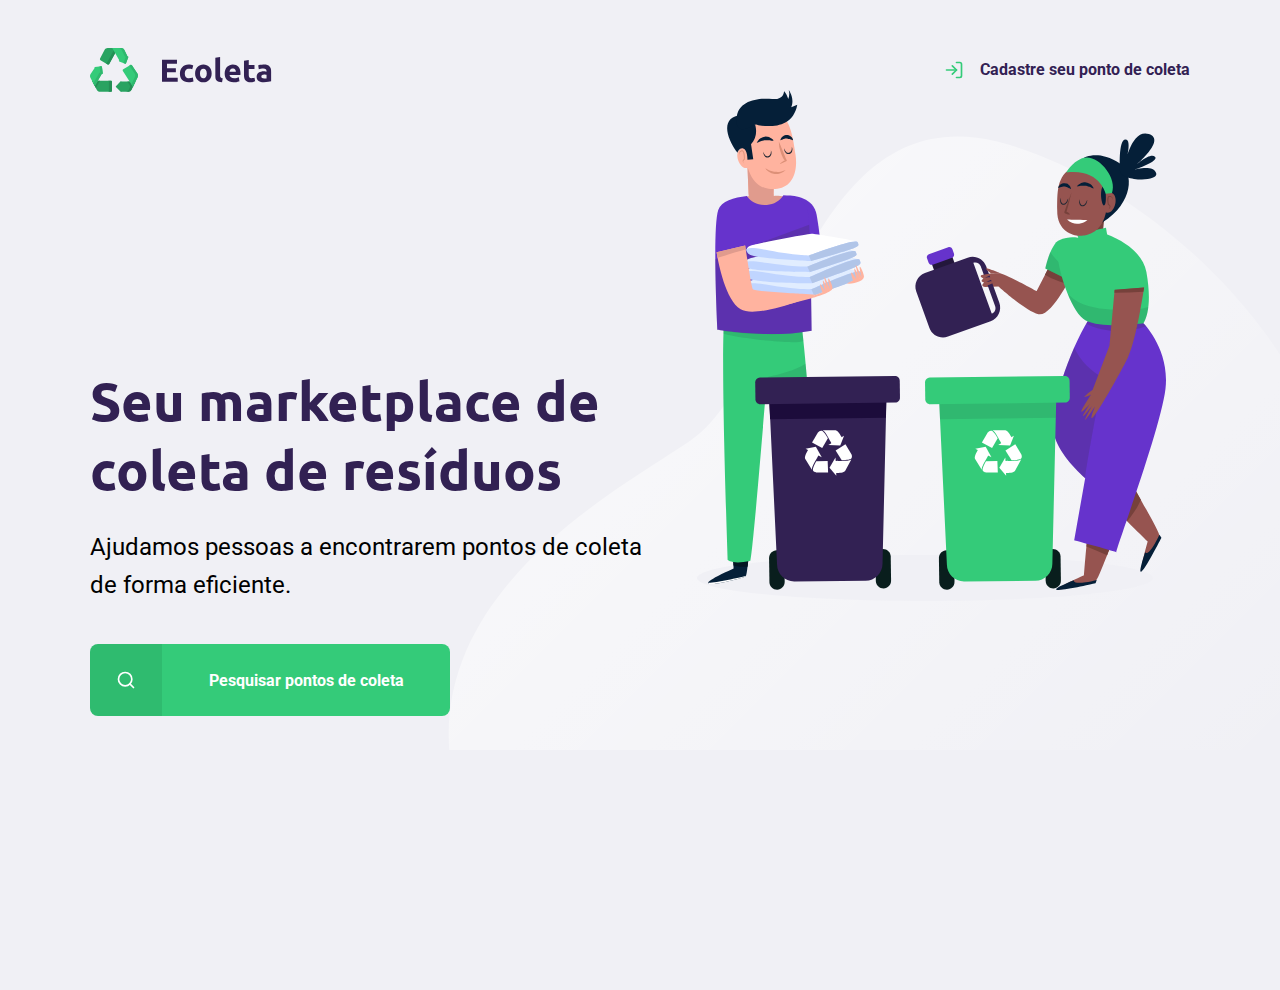
<file: index.html>
<!DOCTYPE html>
<html lang="pt_br">
<head>
    <meta charset="UTF-8">
    <meta name="viewport" content="width=device-width, initial-scale=1.0">
    <link href="https://fonts.googleapis.com/css2?family=Roboto:wght@300;700&family=Ubuntu:wght@700display=swap" rel="stylesheet">
    
    <link rel="stylesheet" href="/styles/main.css">
    <link rel="stylesheet" href="/styles/home.css">
    <link rel="stylesheet" href="/styles/modal.css">
    <link rel="stylesheet" href="/styles/responsive.css">
    
    <title>Ecoleta</title>
</head>
<body>
    <div id="page-home">
        <div class="content">            
            
            <header>
    
            <img src="/assets/logo.svg" alt="logomarca">

                <a href="/createpoint.html">
                    <span></span>
                    Cadastre seu ponto de coleta</a>
            </header>

            <main>
                <h1>Seu marketplace de coleta de resíduos</h1>
                <p>Ajudamos pessoas a encontrarem pontos de coleta  de forma eficiente.</p>
        
                <a href="#"><span></span> <strong>Pesquisar pontos de coleta</strong></a>
                
            
            </main>
            
            
    
            
    
        </div>
    </div>

    <div id="modal" class="hide">
        <div class="content">
            <div class="header">
                <h1>Pontos de Coleta</h1>
                <a href="#">Fechar</a>
            </div>
            <form action="/search.html">
                <label for="search">Cidade </label>
                <div class="search field">
                    <input type="text" name="search" placeholder="Pesquise por cidade">
                    <button><img src="assets/search.svg" alt="Buscar"></button>
                </div>
            </form>
        </div>
    </div>
    <script src="/scripts/index.js"></script>
</body>
</html>
</file>
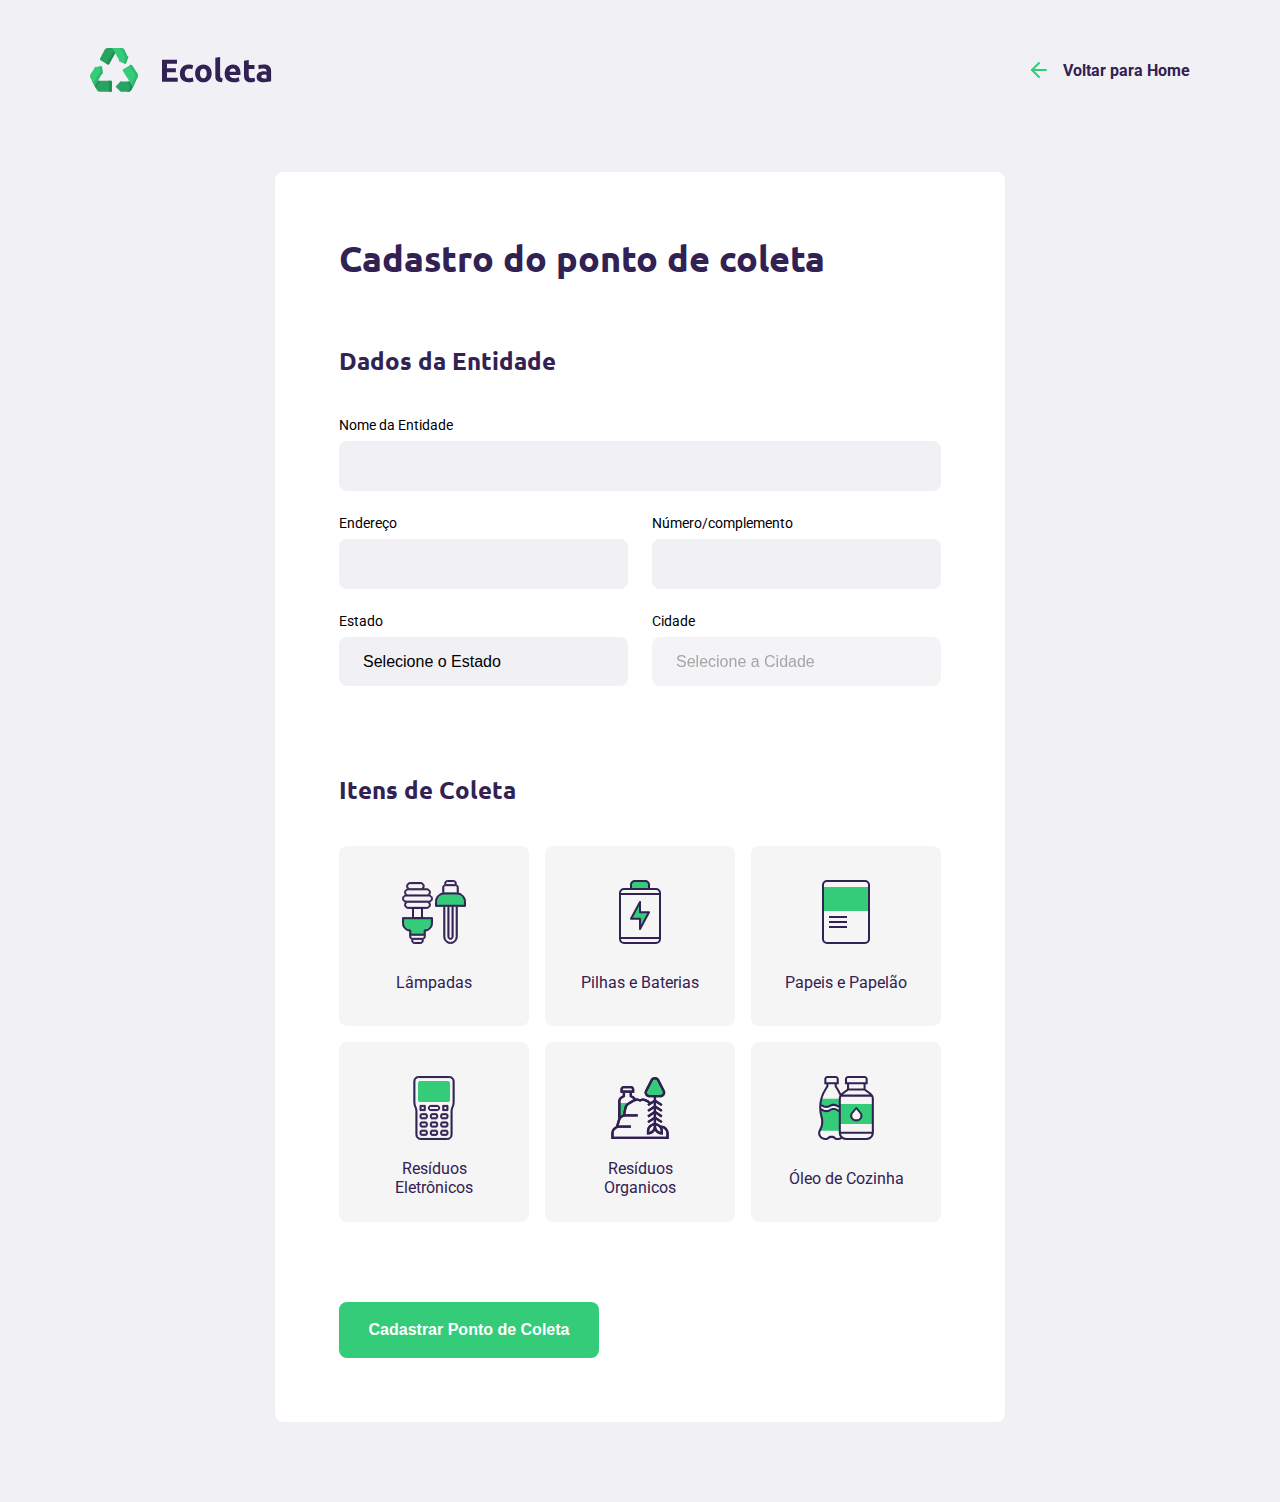
<file: createpoint.html>
<!DOCTYPE html>
<html lang="pt_br">
<head>
    <meta charset="UTF-8">
    <meta name="viewport" content="width=device-width, initial-scale=1.0">
    <link href="https://fonts.googleapis.com/css2?family=Roboto:wght@300;700&family=Ubuntu:wght@700display=swap" rel="stylesheet">
    
    <link rel="stylesheet" href="/styles/main.css">
    <link rel="stylesheet" href="/styles/createpoint.css">
    <link rel="stylesheet" href="/styles/responsive.css">
    
    <title>Criar um ponto de coleta</title>
</head>
<body>
    <div id="page-createpoint">
                              
            <header>
    
            <img src="/assets/logo.svg" alt="logomarca">

                <a href="/">
                    <span></span>
                    Voltar para Home</a>
            </header>
            <form action="">
                <h1>Cadastro do ponto de coleta</h1>
                <fieldset>
                    <legend>
                        <h2>Dados da Entidade</h2>
                    </legend>
                    <div class="field">
                        <label for="name">Nome da Entidade</label>
                        <input type="text" name="name" required>
                    </div>

                    <div class="field-group">
                        <div class="field">
                            <label for="address">Endereço</label>
                            <input type="text" name="address" required>
                        </div>
                        <div class="field">
                            <label for="address">Número/complemento</label>
                            <input type="text" name="address2" required>
                        </div>
                    </div>

                    <div class="field-group">
                        
                        <div class="field">
                            <label for="state">Estado</label>
                            <select name="uf">
                                <option value="">Selecione o Estado</option>
                                
                            </select>
                            <input type="hidden" name="state" required>
                            
                        </div>
                        
                        <div class="field">
                            <label for="city">Cidade</label>
                            <select name="city" disabled>
                                <option value="">Selecione a Cidade</option>
                            </select>
                             
                        </div>
                    </div>

                </fieldset>
                    
                <fieldset>
                    <legend>
                        <h2>Itens de Coleta</h2>
                        <div class="itens-grid">
                            <li data-id="1 " >
                                <img src="assets/lampadas.svg" alt="Lâmpadas"><span>Lâmpadas</span>
                            </li>
                            <li data-id="2 ">
                                <img src="assets/baterias.svg" alt="Pilhas e Baterias"><span>Pilhas e Baterias</span>
                            </li>
                            <li data-id="3 ">
                                <img src="assets/papeis-papelao.svg" alt="Papeis e Papelão"><span>Papeis e Papelão</span>
                            </li>
                            <li data-id="4 ">
                                <img src="assets/eletronicos.svg" alt="Resíduos Eletrônicos"><span>Resíduos Eletrônicos</span>
                            </li>
                            <li data-id="5 ">
                                <img src="assets/organicos.svg" alt="Resíduos Organicos"><span>Resíduos Organicos</span>
                            </li>
                            <li data-id="6 ">
                                <img src="assets/oleo.svg" alt="Óleo de Cozinha"><span>Óleo de Cozinha</span>
                            </li>
                            
                        </div>
                    </legend>
                    <input type="hidden" name="items"> 

                </fieldset>

                <button type="submit">Cadastrar Ponto de Coleta </button>

            </form>

    </div>
<script src="scripts/create-point.js"></script>

</body>
</html>
</file>
<file: styles/main.css>
:root{
    --title-color: #322153;
    --primary-color: #34cb79;
}

*{
    margin: 0;
    padding: 0;
    box-sizing: border-box;
}

html{
    font-family: Roboto, sans-serif;
}
body{
    background-color: #f0f0f5;
    -webkit-font-smoothing: antialiased;
}
a{
    text-decoration: none;
}

h1,h2, h3, h4, h5, h6{
    color: var(--title-color);
    font-family: 'Ubuntu', sans-serif;
}
</file>
<file: styles/home.css>
#page-home{
    height: 110vh;
    background: url('../assets/home-background.svg') no-repeat;
    background-position: 35vw 90px;
}


#page-home .content{
    width: 90%;
    max-width: 1100px;
    margin: 0 auto;
    height: 100%;
    display: flex;
    flex-direction: column;
}

#page-home header{
    margin-top: 48px;
    display: flex;
    align-items: center;
    justify-content: space-between;

}

#page-home header a{
    display: flex;
    color: var(--title-color);
    font-weight: 700;
    
}

#page-home header a span{
    margin-right: 16px;
    display: flex;
    background-image: url(../assets/log-in.svg);
    width: 20px;
    height: 20px;

}
#page-home main{
    max-width: 560px;
    flex: 1;
    display: flex;
    flex-direction: column;
    justify-content: center;
}

#page-home main h1{
    font-size: 54px;   
}

#page-home main p{
    font-size: 24px;
    line-height: 38px;
    margin-top: 24px;
}

#page-home main a{
    width: 100%;
    max-width: 360px;
    height: 72px;

    border-radius: 8px;

    display: flex;
    align-items: center;
    margin-top: 40px;
    background: var(--primary-color);
    transition: 400ms;
    
    color: white;

}

#page-home main a:hover{
    background-color: #2fb86e;
    
} 

#page-home main a span{
    width: 72px;
    height: 72px;
    background-color: rgba(0, 0, 0, 0.08);
    border-top-left-radius: 8px;
    border-bottom-left-radius: 8px;
    display: flex;
    align-items: center;
    justify-content: center;
}

#page-home main a span::after{
    content:"";
    background-image: url(../assets/search.svg);
    width: 20px;
    height: 20px;

}

#page-home main a strong{
    flex: 1;
    text-align: center;
}
</file>
<file: styles/modal.css>
#modal{
    
    background-color: #0e0a14ef;
    height: 100vh;
    width: 100vw;
    position: fixed;
    top: 0;
    display: flex;
    justify-content: center;
    align-items: center;
    transition: 400ms;
} 

#modal.hide{
    display: none;
}
 
#modal .content{

    color: white;
    width: 420px; 
    

}

#modal .header{
    display: flex;
    align-items: center;
    justify-content: space-between;
    margin-bottom: 48px;
}

#modal .header a{
    background-image: url("../assets/x.svg");
    width: 20px;
    height: 20px;
    display: flex ;
    font-size: 0.01px;
}

#modal .header h1{
    color: white;
    font-size: 36px;
    line-height: 42px;
    

}

#modal form label{
    font-size: 14px;
    line-height: 16px;
    display: block;
    margin-bottom: 8px;      
}

#modal form .field{
     display: flex;
     
}

#modal form input{
    flex:1;
    background-color: #f0f0f5; 
    border-radius: 8px 0 0 8px;
    border: 0;
    padding: 16px 24px;
    font-size: 16px;
    color: #6c6c80;
}

#modal form button{
    width: 72px;
    height: 72px;
    background-color: var(--primary-color);
    border: 0; 
    border-radius: 0 8px 8px 0;
}

#modal form button:hover{
    background-color: #2fb85e;

}
</file>
<file: styles/responsive.css>
@media (max-width: 900px){
    #page-home{
        background-position-x: 70vw;
    }
    #page-home .content{
        align-items: center;
        text-align: center;
    }
    #page-home header a{
        position: absolute;
        bottom: -60px;
        left: 50%;
        transform:translateX(-50%);

    }
    #page-home main{
        align-items: center;
        margin-top:10px;
    }
    #page-search-results .cards{
        grid-template-columns: 1fr;
    }
}

@media(min-width: 1700px){
    #page-home{
        background-position-x: 30vw;
    }
    

}

@media(max-height: 760px){
    #page-home{
    background-position-y: 200px;
    }
}
</file>
<file: styles/createpoint.css>
#page-createpoint{
    width: 90%;
    max-width: 1100px;
    margin: 0 auto;

}

#page-createpoint header{
    margin-top: 48px;
    display: flex;
    justify-content: space-between;
    align-items: center;
}

#page-createpoint header a{
    color: var(--title-color);
    font-weight: bold;
    display: flex;
    align-items: center;

    }

    #page-createpoint header a span{
        background-image: url(../assets/arrow-left.svg);
        width: 20px;
        height: 24px;
        display: flex;
        margin-right: 16px;

    }    

    form{
        background-color: white;
        margin: 80px auto;
        padding: 64px;
        border-radius: 8px;
        max-width: 730px;
        box-sizing: border-box;
    }

    form h1{
        font-size: 36px;
    }

    form fieldset{
        margin-top: 64px;
        border: 0;

    }

    form legend{
        margin-bottom: 40px ;
    }

    form .field{
        flex: 1;
        display: flex;
        flex-direction: column;
        margin-bottom: 24px;
    }

    form .field-group{
        display: flex;
        flex-direction: ;
    }

    form input, form select{
        background-color: #f0f0f5;
        border: 0;
        padding: 16px 24px;
        font-size: 16px;
        border-radius: 8px;
    }

    form select{
        -webkit-appearance: none;
        -moz-appearance: none;
        appearance: none;
    }

    form label{
        font-size: 14px;
        margin-bottom: 8px;
    }

    form .field-group .field + .field{
        margin-left: 24px;
    }

    form button{
        width: 260px;
        height: 56px;
        background-color: var(--primary-color);
        border-radius: 8px;
        color: white;
        font-weight: bold;
        font-size: 16px;
        border: 0;
        margin-top: 40px;
        transition: background-color 400ms;

    }

    form button:hover{
        background-color: #2fb86e;
    }

    .itens-grid{
        padding-top: 40px;
        display: grid;
        grid-template-columns: 1fr 1fr 1fr;
        gap: 16px;
    }
      
    .itens-grid li{
        background-color: #f5f5f5;
        list-style: none;
        border: 2px solid #f5f5f5;
        height: 180px;
        border-radius: 8px;
        padding: 32px 24px 16px;
        display: flex; 
        flex-direction: column;
        align-items: center;
        justify-content: space-between;
        text-align: center;
        cursor: pointer;

    }

    .itens-grid li span{

        flex: 1;
        display: flex;
        align-items: center;
        color: var(--title-color);
        margin-top: 12px;
    }

    .itens-grid li.selected{

        background: #e1faec;
        border: 2px solid #34cb79;  
    }

    .itens-grid li img,
    .itens-grid li span{
        pointer-events: none;
    }
</file>
